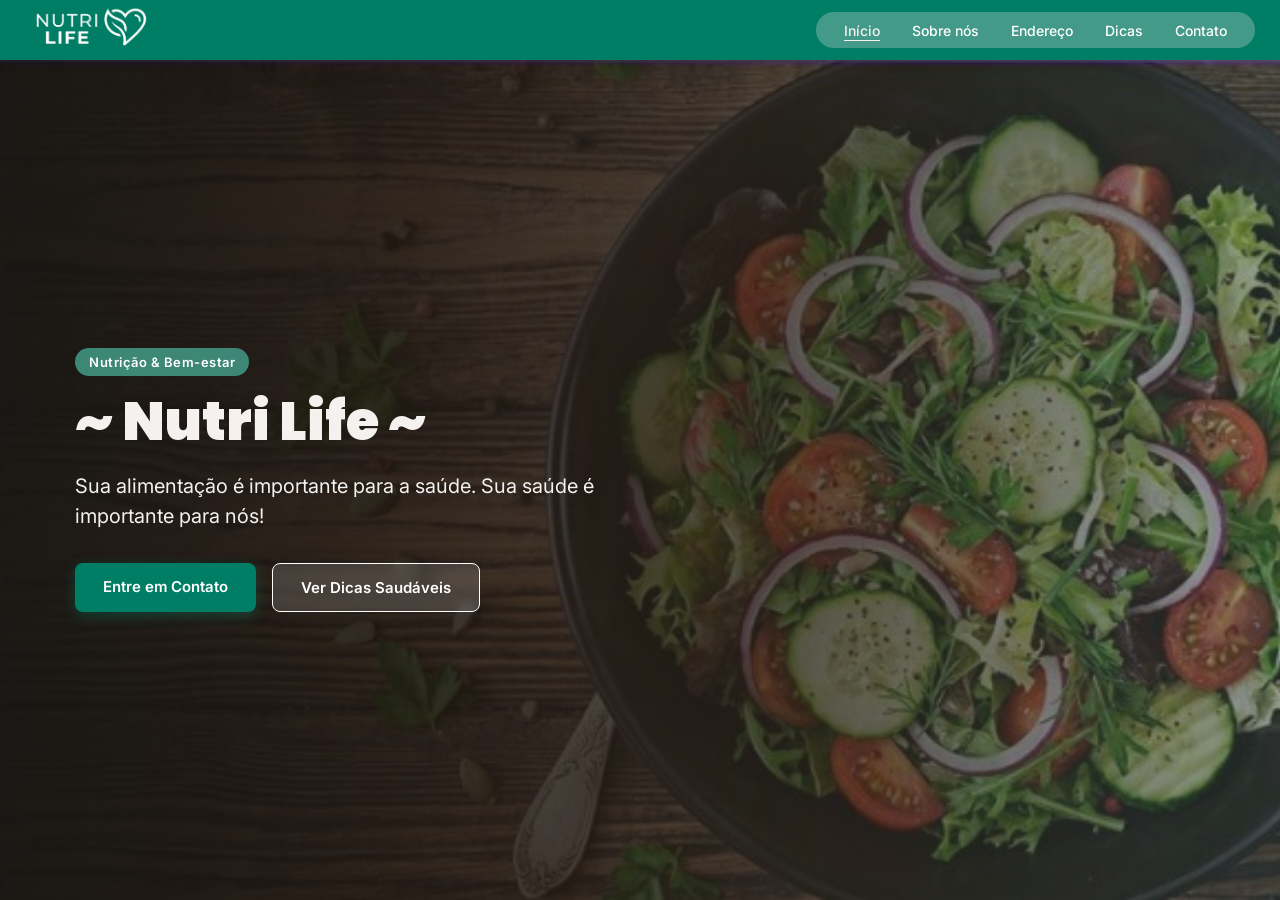
<file: index.html>
<!DOCTYPE html>
<html lang="pt-br">
<head>
	<meta charset="utf-8">
	<meta name="viewport" content="width=device-width, initial-scale=1">
	<title>Nutri Life - Início</title>
	<link rel="stylesheet" type="text/css" href="css/style-inicio.css">
</head>
<body>
	<header>
		<a href="index.html" class="logo-link">
			<img src="assets/Logo.png" alt="Logo Nutri Life">
		</a>
		<nav>
			<a href="index.html" class="ativo">Início</a>
			<a href="sobre.html">Sobre nós</a>
			<a href="loca.html">Endereço</a>
			<a href="dicas.html">Dicas</a>
			<a href="contato.html">Contato</a>
		</nav>
	</header>

	<main class="FundoInicial">
		<div class="cont">
			<span class="badge-bemvindo">Nutrição & Bem-estar</span>
			<h1 class="tituloprincipal">~ Nutri Life ~</h1>
			<h2 class="subtitulo">
				Sua alimentação é importante para a saúde. Sua saúde é importante para nós!
			</h2>
			<div class="acoes-hero">
				<a href="contato.html" class="btn-primario">Entre em Contato</a>
				<a href="dicas.html" class="btn-secundario">Ver Dicas Saudáveis</a>
			</div>
		</div>
	</main>
</body>
</html>
</file>
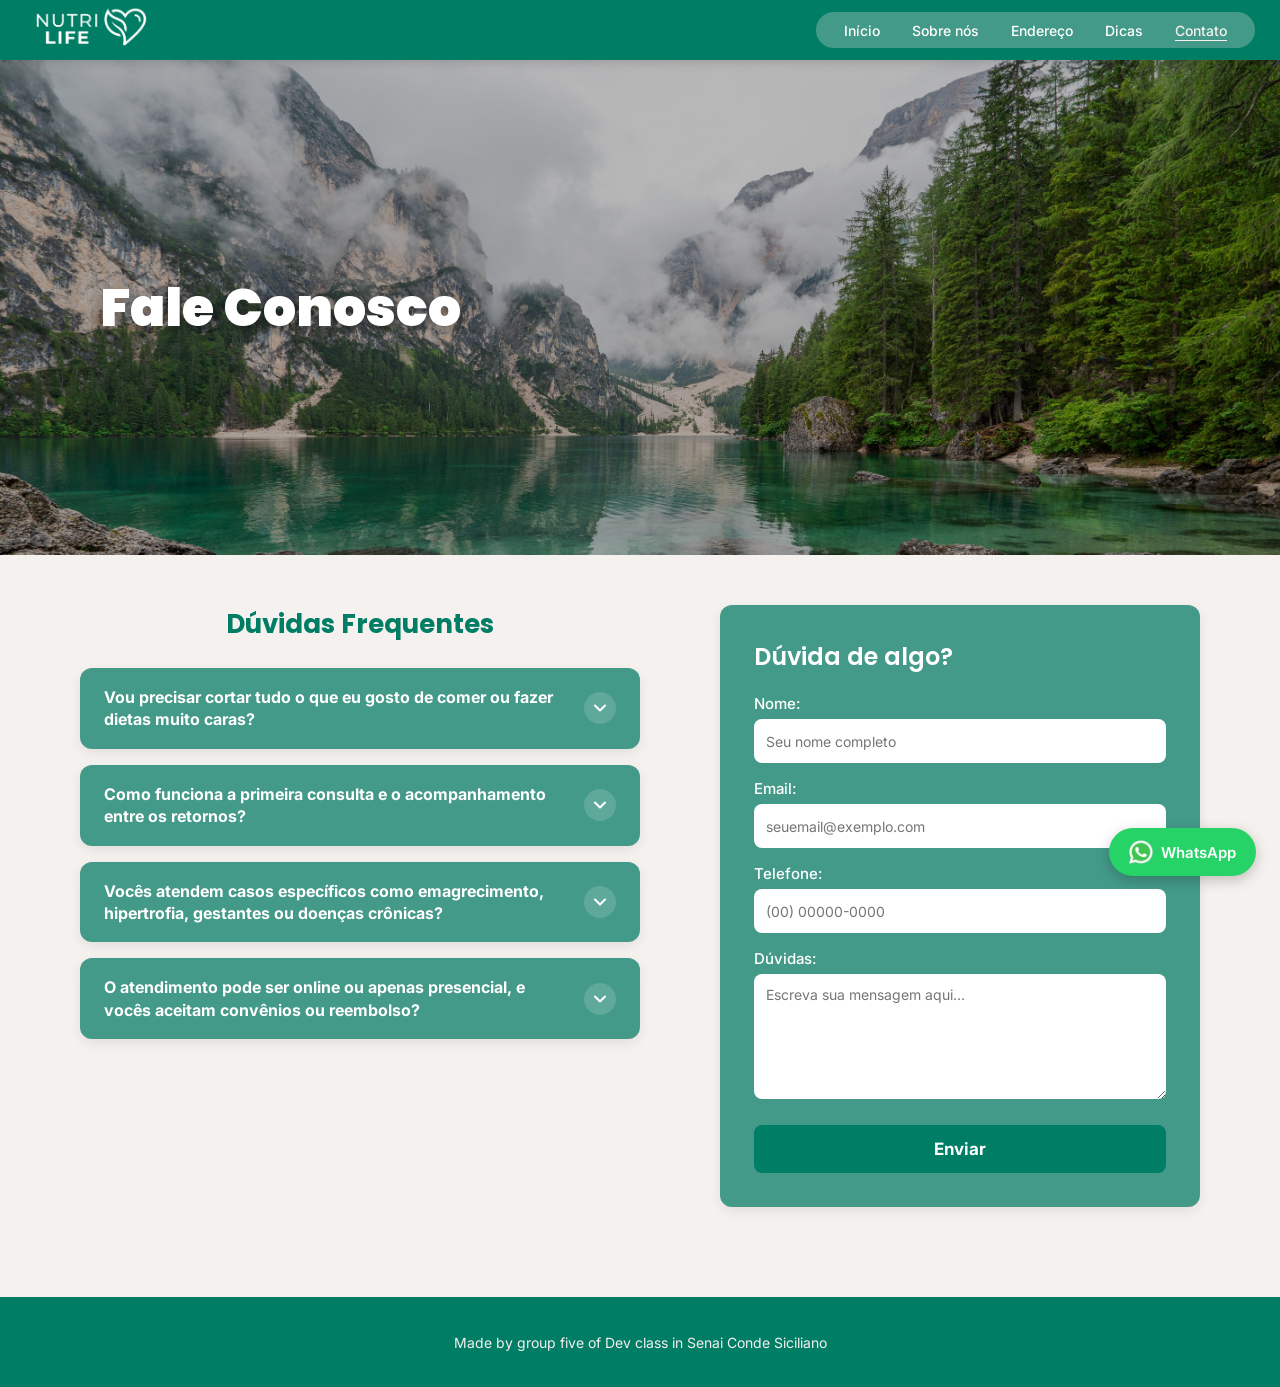
<file: contato.html>
<!DOCTYPE html>
<html lang="pt-br">
<head>
	<meta charset="utf-8">
	<meta name="viewport" content="width=device-width, initial-scale=1">
	<title>Nutri Life - Contato</title>
	<link rel="stylesheet" type="text/css" href="css/style-contato.css">
</head>
<body class="mint">

	<header>
		<a href="index.html" class="logo-link">
			<img src="assets/Logo.png" alt="Logo Nutri Life">
		</a>
		<nav>
			<a href="index.html">Início</a>
			<a href="sobre.html">Sobre nós</a>
			<a href="loca.html">Endereço</a>
			<a href="dicas.html">Dicas</a>
			<a href="contato.html" class="ativo">Contato</a>
		</nav>
	</header>

	<div class="img">
		<h1 class="titulo">Fale Conosco</h1>
	</div>

	<div class="conteudo-contato">
		<div class="quest">

			<h2>Dúvidas Frequentes</h2>

			<details class="faq-item">
			  <summary class="faq-pergunta">
			    <span><strong>Vou precisar cortar tudo o que eu gosto de comer ou fazer dietas muito caras?</strong></span>
			    <span class="icone">
			    	<svg width="20" height="20" viewBox="0 0 24 24" fill="none" stroke="#ffffff" stroke-width="2.5" stroke-linecap="round" stroke-linejoin="round"><polyline points="6 9 12 15 18 9"></polyline></svg>
			    </span>
			  </summary>
			  
			  <p class="faq-resposta">
			  	Não! Montamos um plano 100% adaptado à sua rotina, ao seu orçamento e às suas preferências, sem terrorismo nutricional e mantendo os alimentos que você ama.
			  </p>
			</details>

			<details class="faq-item">
			  <summary class="faq-pergunta">
			    <span><strong>Como funciona a primeira consulta e o acompanhamento entre os retornos?</strong></span>
			    <span class="icone">
			    	<svg width="20" height="20" viewBox="0 0 24 24" fill="none" stroke="#ffffff" stroke-width="2.5" stroke-linecap="round" stroke-linejoin="round"><polyline points="6 9 12 15 18 9"></polyline></svg>
			    </span>
			  </summary>
			  
			  <p class="faq-resposta">
			  	A consulta dura 1 hora, inclui avaliação física (bioimpedância) e você já sai com seu plano alimentar. Entre os retornos, oferecemos suporte via WhatsApp e aplicativo exclusivo.
			  </p>
			</details>

			<details class="faq-item">
			  <summary class="faq-pergunta">
			    <span><strong>Vocês atendem casos específicos como emagrecimento, hipertrofia, gestantes ou doenças crônicas?</strong></span>
			    <span class="icone">
			    	<svg width="20" height="20" viewBox="0 0 24 24" fill="none" stroke="#ffffff" stroke-width="2.5" stroke-linecap="round" stroke-linejoin="round"><polyline points="6 9 12 15 18 9"></polyline></svg>
			    </span>
			  </summary>
			  
			  <p class="faq-resposta">
			  	Sim. Nossa equipe conta com especialistas em emagrecimento, nutrição esportiva, saúde da mulher, gestantes e controle de doenças crônicas ou intolerâncias.
			  </p>
			</details>

			<details class="faq-item">
			  <summary class="faq-pergunta">
			    <span><strong>O atendimento pode ser online ou apenas presencial, e vocês aceitam convênios ou reembolso?</strong></span>
			    <span class="icone">
			    	<svg width="20" height="20" viewBox="0 0 24 24" fill="none" stroke="#ffffff" stroke-width="2.5" stroke-linecap="round" stroke-linejoin="round"><polyline points="6 9 12 15 18 9"></polyline></svg>
			    </span>
			  </summary>
			  
			  <p class="faq-resposta">
			  	Atendemos presencialmente e online. As consultas são particulares, mas emitimos nota fiscal para você solicitar reembolso no seu plano de saúde.
			  </p>
			</details>

		</div>

		<form class="formu">
			<h2>Dúvida de algo?</h2>
			<label for="nome">Nome:</label>
			<input type="text" id="nome" name="nome" placeholder="Seu nome completo">

			<label for="email">Email:</label>
			<input type="email" id="email" name="email" placeholder="seuemail@exemplo.com">

			<label for="telefone">Telefone:</label>
			<input type="tel" id="telefone" name="telefone" placeholder="(00) 00000-0000">

		    <label for="duvidas">Dúvidas:</label>
		    <textarea id="duvidas" class="diva" placeholder="Escreva sua mensagem aqui..."></textarea>	

			<button type="submit" class="btt"><strong>Enviar</strong></button>
		</form>
	</div>

	<a href="https://wa.me"
	  class="btn-whatsapp"
	  target="_blank"
	  rel="noopener noreferrer"
	  aria-label="Falar no WhatsApp">
	  <img src="assets/whatsapp-white.png" alt="Ícone WhatsApp" class="icone-whatsapp" />
	  <span>WhatsApp</span>
	</a>

	<footer class="tm">
		<p>Made by group five of Dev class in Senai Conde Siciliano</p>
	</footer>

</body>
</html>
</file>
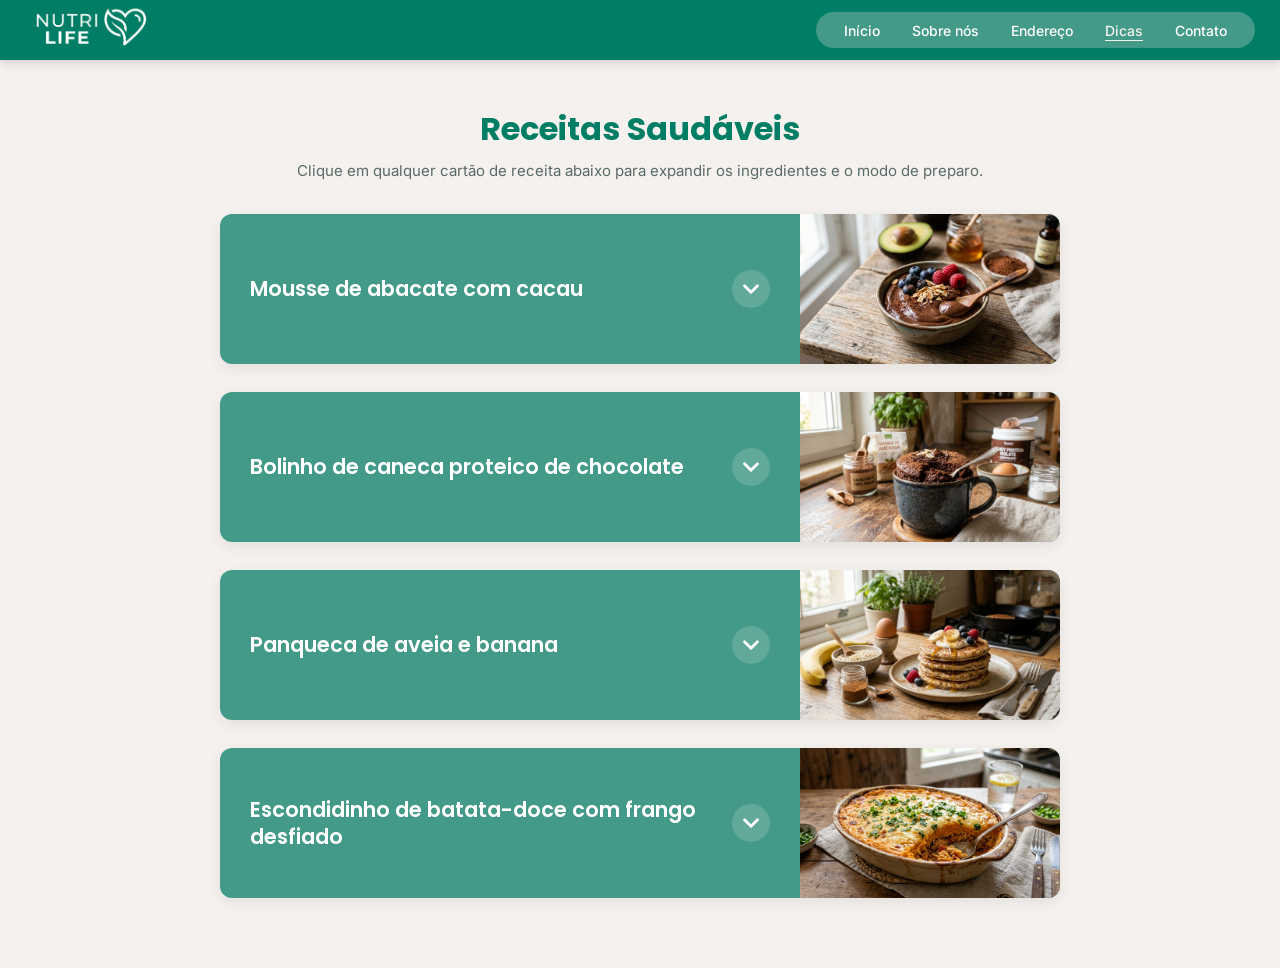
<file: dicas.html>
<!DOCTYPE html>
<html lang="pt-br">
<head>
  <meta charset="utf-8">
  <meta name="viewport" content="width=device-width, initial-scale=1">
  <title>Nutri Life - Dicas e Receitas</title>
  <link rel="stylesheet" type="text/css" href="css/style-dicas.css">
</head>
<body>
  <header>
    <a href="index.html" class="logo-link">
      <img src="assets/Logo.png" alt="Logo Nutri Life">
    </a>
    <nav>
      <a href="index.html">Início</a>
      <a href="sobre.html">Sobre nós</a>
      <a href="loca.html">Endereço</a>
      <a href="dicas.html" class="ativo">Dicas</a>
      <a href="contato.html">Contato</a>
    </nav>
  </header>

  <main class="lista-receitas">
    <div class="cabecalho-dicas">
      <h1>Receitas Saudáveis</h1>
      <p class="dica-instrucao">Clique em qualquer cartão de receita abaixo para expandir os ingredientes e o modo de preparo.</p>
    </div>

    <!-- Card 1: Mousse de abacate com cacau -->
    <article class="receita-item">
      <div class="receita-card" role="button" tabindex="0" aria-expanded="false">
        <div class="receita-info">
          <h2>Mousse de abacate com cacau</h2>
          <span class="seta" aria-hidden="true">
            <svg width="26" height="26" viewBox="0 0 24 24" fill="none" stroke="currentColor" stroke-width="2.6" stroke-linecap="round" stroke-linejoin="round">
              <polyline points="6 9 12 15 18 9"></polyline>
            </svg>
          </span>
        </div>
        <div class="receita-foto">
          <img src="assets/mousse.jpg" alt="Tigela com mousse de abacate com cacau e frutas vermelhas">
        </div>
      </div>
      <div class="receita-detalhes">
        <div class="detalhes-grid">
          <div>
            <h3>Ingredientes</h3>
            <ul>
              <li>1 abacate maduro médio</li>
              <li>3 colheres (sopa) de cacau em pó 100%</li>
              <li>2 colheres (sopa) de mel ou melado</li>
              <li>1 colher (chá) de extrato de baunilha</li>
              <li>Frutas vermelhas e amêndoas laminadas para decorar</li>
            </ul>
          </div>
          <div>
            <h3>Modo de Preparo</h3>
            <ol>
              <li>Bata a polpa do abacate no processador ou liquidificador até formar um creme liso.</li>
              <li>Adicione o cacau em pó, o mel e a baunilha, batendo novamente até ficar homogêneo.</li>
              <li>Leve à geladeira por 30 minutos e sirva com frutas vermelhas por cima.</li>
            </ol>
          </div>
        </div>
      </div>
    </article>

    <!-- Card 2: Bolinho de caneca proteico de chocolate -->
    <article class="receita-item">
      <div class="receita-card" role="button" tabindex="0" aria-expanded="false">
        <div class="receita-info">
          <h2>Bolinho de caneca proteico de chocolate</h2>
          <span class="seta" aria-hidden="true">
            <svg width="26" height="26" viewBox="0 0 24 24" fill="none" stroke="currentColor" stroke-width="2.6" stroke-linecap="round" stroke-linejoin="round">
              <polyline points="6 9 12 15 18 9"></polyline>
            </svg>
          </span>
        </div>
        <div class="receita-foto">
          <img src="assets/bolo.jpg" alt="Bolinho de caneca proteico de chocolate">
        </div>
      </div>
      <div class="receita-detalhes">
        <div class="detalhes-grid">
          <div>
            <h3>Ingredientes</h3>
            <ul>
              <li>1 ovo inteiro</li>
              <li>1 scoop (30g) de whey protein sabor chocolate</li>
              <li>1 colher (sopa) de farinha de aveia ou amêndoas</li>
              <li>1 colher (sopa) de cacau em pó 100%</li>
              <li>1 colher (café) de fermento químico</li>
            </ul>
          </div>
          <div>
            <h3>Modo de Preparo</h3>
            <ol>
              <li>Em uma caneca grande, bata bem o ovo com um garfo.</li>
              <li>Misture o whey, a farinha e o cacau até obter uma massa uniforme (se necessário, adicione 1 colher de água).</li>
              <li>Incorpore o fermento delicadamente e leve ao micro-ondas por 1 minuto a 1 minuto e 20 segundos.</li>
            </ol>
          </div>
        </div>
      </div>
    </article>

    <!-- Card 3: Panqueca de aveia e banana -->
    <article class="receita-item">
      <div class="receita-card" role="button" tabindex="0" aria-expanded="false">
        <div class="receita-info">
          <h2>Panqueca de aveia e banana</h2>
          <span class="seta" aria-hidden="true">
            <svg width="26" height="26" viewBox="0 0 24 24" fill="none" stroke="currentColor" stroke-width="2.6" stroke-linecap="round" stroke-linejoin="round">
              <polyline points="6 9 12 15 18 9"></polyline>
            </svg>
          </span>
        </div>
        <div class="receita-foto">
          <img src="assets/panqueca.jpg" alt="Pilha de panquecas de aveia e banana com mel e frutas">
        </div>
      </div>
      <div class="receita-detalhes">
        <div class="detalhes-grid">
          <div>
            <h3>Ingredientes</h3>
            <ul>
              <li>1 banana nanica bem madura amassada</li>
              <li>1 ovo</li>
              <li>3 colheres (sopa) de aveia em flocos finos</li>
              <li>1 pitada de canela em pó</li>
              <li>Fio de óleo de coco para untar</li>
            </ul>
          </div>
          <div>
            <h3>Modo de Preparo</h3>
            <ol>
              <li>Amasse a banana em um prato fundo e misture com o ovo batido.</li>
              <li>Acrescente a aveia e a canela até formar uma massa cremosa.</li>
              <li>Doure pequenas porções em frigideira antiaderente em fogo baixo por cerca de 2 minutos de cada lado.</li>
            </ol>
          </div>
        </div>
      </div>
    </article>

    <!-- Card 4: Escondidinho de batata-doce com frango desfiado -->
    <article class="receita-item">
      <div class="receita-card" role="button" tabindex="0" aria-expanded="false">
        <div class="receita-info">
          <h2>Escondidinho de batata-doce com frango desfiado</h2>
          <span class="seta" aria-hidden="true">
            <svg width="26" height="26" viewBox="0 0 24 24" fill="none" stroke="currentColor" stroke-width="2.6" stroke-linecap="round" stroke-linejoin="round">
              <polyline points="6 9 12 15 18 9"></polyline>
            </svg>
          </span>
        </div>
        <div class="receita-foto">
          <img src="assets/escondidinho.jpg" alt="Travessa de escondidinho de batata-doce gratinado">
        </div>
      </div>
      <div class="receita-detalhes">
        <div class="detalhes-grid">
          <div>
            <h3>Ingredientes</h3>
            <ul>
              <li>400g de batata-doce cozida e amassada</li>
              <li>300g de peito de frango cozido e desfiado</li>
              <li>2 colheres (sopa) de requeijão light ou creme de ricota</li>
              <li>Alho, cebola, tomate picado e cheiro-verde a gosto</li>
              <li>Queijo muçarela ralado para gratinar</li>
            </ul>
          </div>
          <div>
            <h3>Modo de Preparo</h3>
            <ol>
              <li>Refogue o frango desfiado com alho, cebola, tomate e temperos naturais.</li>
              <li>Misture o purê de batata-doce com o creme de ricota até ficar bem cremoso.</li>
              <li>Em um refratário, coloque o frango na base, cubra com o purê, polvilhe queijo e leve ao forno a 200 °C por 20 minutos.</li>
            </ol>
          </div>
        </div>
      </div>
    </article>
  </main>

  <script>
    document.querySelectorAll('.receita-card').forEach(card => {
      card.addEventListener('click', () => {
        const item = card.closest('.receita-item');
        const aberto = item.classList.toggle('ativo');
        card.setAttribute('aria-expanded', aberto);
      });
    });
  </script>
</body>
</html>
</file>
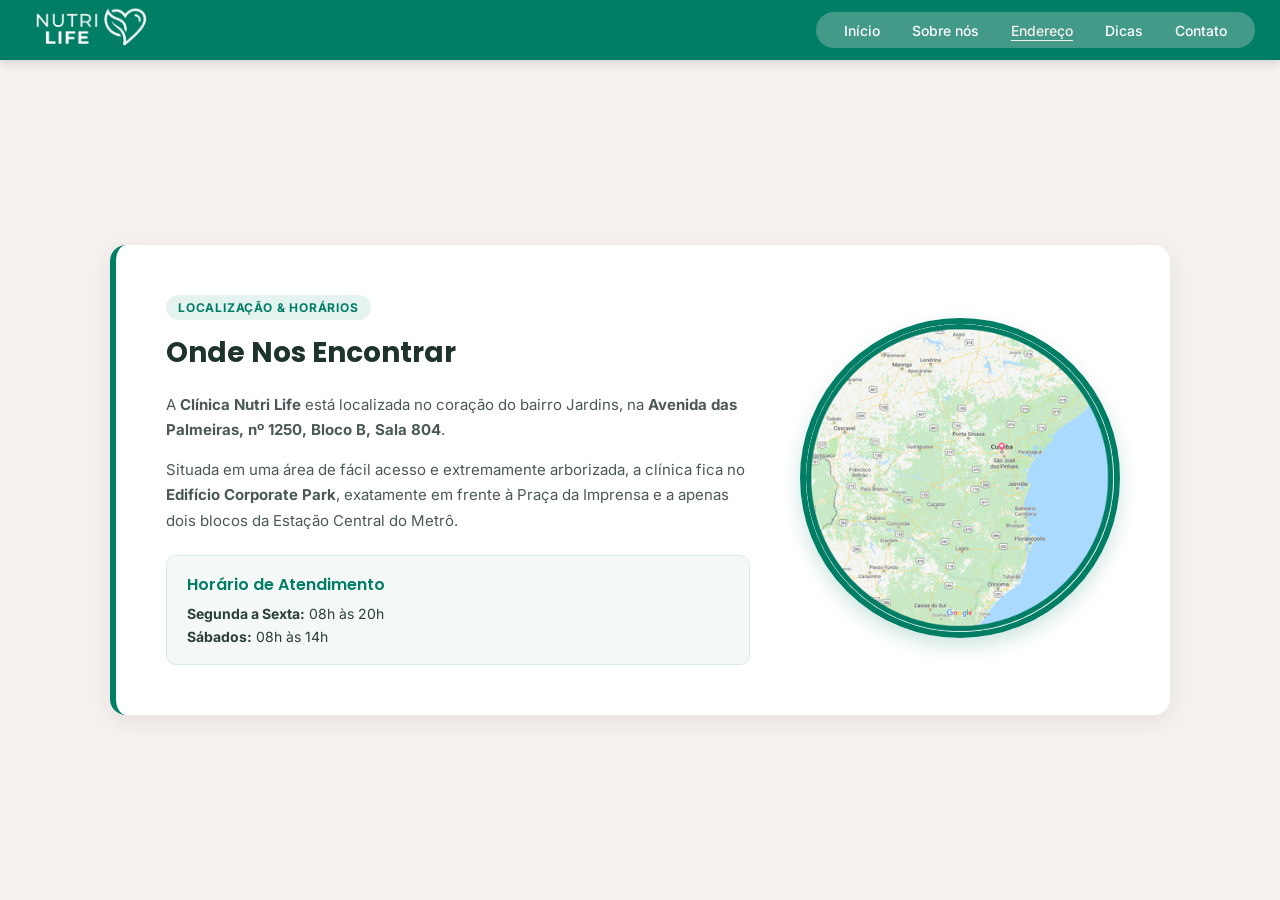
<file: loca.html>
<!DOCTYPE html>
<html lang="pt-br">
<head>
	<meta charset="utf-8">
	<meta name="viewport" content="width=device-width, initial-scale=1">
	<title>Nutri Life - Endereço</title>
	<link rel="stylesheet" type="text/css" href="css/style-loca.css">
</head>
<body>
	<header>
		<a href="index.html" class="logo-link">
			<img src="assets/Logo.png" alt="Logo Nutri Life">
		</a>
		<nav>
			<a href="index.html">Início</a>
			<a href="sobre.html">Sobre nós</a>
			<a href="loca.html" class="ativo">Endereço</a>
			<a href="dicas.html">Dicas</a>
			<a href="contato.html">Contato</a>
		</nav>
	</header>

	<main class="secao-localizacao">
		<div class="card-branco">
			<div class="info-local">
				<span class="tag-local">Localização & Horários</span>
				<h2>Onde Nos Encontrar</h2>
				<p>
					A <strong>Clínica Nutri Life</strong> está localizada no coração do bairro Jardins, na <strong>Avenida das Palmeiras, nº 1250, Bloco B, Sala 804</strong>.
				</p>

				<p>
					Situada em uma área de fácil acesso e extremamente arborizada, a clínica fica no <strong>Edifício Corporate Park</strong>, exatamente em frente à Praça da Imprensa e a apenas dois blocos da Estação Central do Metrô.
				</p>

				<div class="box-horario">
					<h3>Horário de Atendimento</h3>
					<p><strong>Segunda a Sexta:</strong> 08h às 20h</p>
					<p><strong>Sábados:</strong> 08h às 14h</p>
				</div>
			</div>

			<div class="Mapa">
				<img src="assets/mapa.png" alt="Mapa de localização da Clínica Nutri Life">
			</div>
		</div>
	</main>
</body>
</html>
</file>
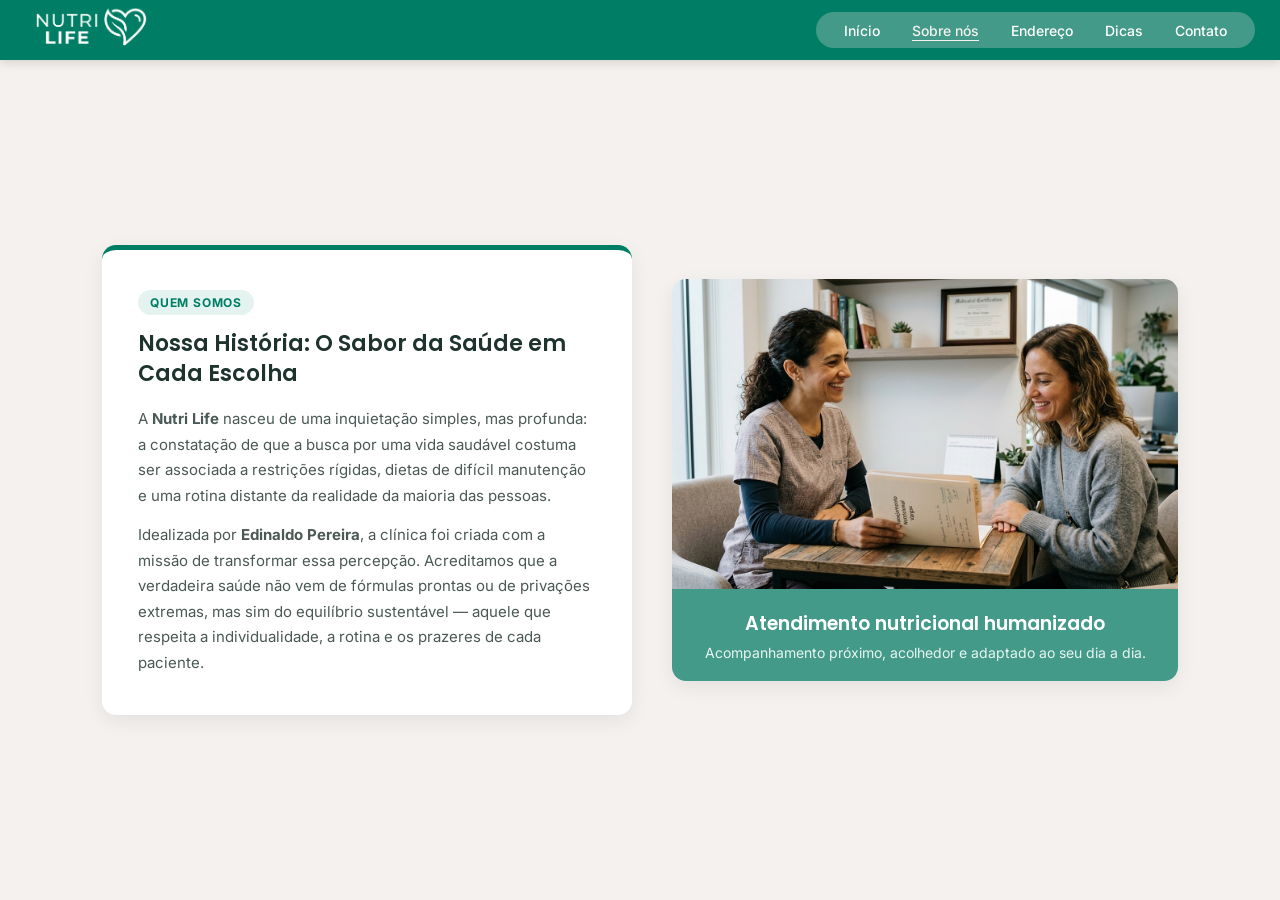
<file: sobre.html>
<!DOCTYPE html>
<html lang="pt-br">
<head>
    <meta charset="utf-8">
    <meta name="viewport" content="width=device-width, initial-scale=1">
    <title>Nutri Life - Sobre Nós</title>
    <link rel="stylesheet" type="text/css" href="css/style-sobre.css">
</head>
<body>
    <header>
        <a href="index.html" class="logo-link">
            <img src="assets/Logo.png" alt="Logo Nutri Life">
        </a>
        <nav>
            <a href="index.html">Início</a>
            <a href="sobre.html" class="ativo">Sobre nós</a>
            <a href="loca.html">Endereço</a>
            <a href="dicas.html">Dicas</a>
            <a href="contato.html">Contato</a>
        </nav>
    </header>

    <main class="principal">
        <section class="containersobrenos">
            <div class="conteudo">
                <span class="tag-secao">Quem Somos</span>
                <h3>Nossa História: O Sabor da Saúde em Cada Escolha</h3>
                <p>
                    A <strong>Nutri Life</strong> nasceu de uma inquietação simples, mas profunda: a
                    constatação de que a busca por uma vida saudável costuma ser
                    associada a restrições rígidas, dietas de difícil manutenção e
                    uma rotina distante da realidade da maioria das pessoas.
                </p>
                <p>
                    Idealizada por <strong>Edinaldo Pereira</strong>, a clínica foi criada com a
                    missão de transformar essa percepção. Acreditamos que a
                    verdadeira saúde não vem de fórmulas prontas ou de privações
                    extremas, mas sim do equilíbrio sustentável — aquele que
                    respeita a individualidade, a rotina e os prazeres de cada
                    paciente.
                </p>
            </div>
        </section>

        <section class="atendimento">
            <div class="foto-wrapper">
                <img src="assets/foto nutricionista e paciente.jpg" alt="Atendimento nutricional humanizado">
            </div>
            <div class="texto">
                <h2>Atendimento nutricional humanizado</h2>
                <p>Acompanhamento próximo, acolhedor e adaptado ao seu dia a dia.</p>
            </div>
        </section>
    </main>
</body>
</html>
</file>
<file: css/style-inicio.css>
@import url('https://fonts.googleapis.com/css2?family=Inter:wght@300;400;500;600;700&family=Poppins:wght@500;600;700;900&display=swap');

* {
    margin: 0;
    padding: 0;
    box-sizing: border-box;
    font-family: 'Inter', sans-serif;
}

body {
    background-color: #F4F1EE;
    padding-top: 60px;
}

header {
    position: fixed;
    top: 0;
    left: 0;
    z-index: 1000;
    display: flex;
    background-color: #007E65;
    height: 60px;
    width: 100%;
    justify-content: space-between;
    align-items: center;
    box-shadow: 0 2px 10px rgba(0, 0, 0, 0.15);
}

.logo-link {
    display: flex;
    align-items: center;
    margin-left: 25px;
}

header img {
    height: 48px;
    width: auto;
    object-fit: contain;
}

header > nav {
    display: flex;
    background-color: #449A89;
    border-radius: 25px;
    height: 36px;
    padding: 0 28px;
    gap: 32px;
    justify-content: center;
    align-items: center;
    margin-right: 25px;
}

header > nav > a {
    color: #ffffff;
    text-decoration: none;
    font-size: 14px;
    font-weight: 500;
    transition: opacity 0.2s ease;
}

header > nav > a:hover,
header > nav > a.ativo {
    color: #F4F1EE;
    text-decoration: underline;
    text-underline-offset: 4px;
}

.FundoInicial {
    background-image: linear-gradient(90deg, rgba(15, 25, 22, 0.78) 0%, rgba(15, 25, 22, 0.45) 55%, rgba(15, 25, 22, 0.15) 100%), url("../assets/inicio.jpeg");
    display: flex;
    width: 100%;
    min-height: calc(100vh - 60px);
    background-repeat: no-repeat;
    background-size: cover;
    background-position: center center;
    align-items: center;
    padding: 40px 75px;
}

.cont {
    display: flex;
    flex-direction: column;
    justify-content: center;
    max-width: 620px;
}

.badge-bemvindo {
    display: inline-block;
    width: fit-content;
    background-color: rgba(68, 154, 137, 0.85);
    color: #ffffff;
    font-size: 13px;
    font-weight: 600;
    letter-spacing: 0.5px;
    padding: 6px 14px;
    border-radius: 20px;
    margin-bottom: 16px;
}

.tituloprincipal {
    font-family: 'Poppins', sans-serif;
    font-size: 54px;
    font-weight: 900;
    color: #F4F1EE;
    line-height: 1.1;
}

.subtitulo {
    font-size: 20px;
    font-weight: 400;
    line-height: 1.5;
    color: #F4F1EE;
    margin-top: 20px;
}

.acoes-hero {
    display: flex;
    gap: 16px;
    margin-top: 32px;
    flex-wrap: wrap;
}

.btn-primario,
.btn-secundario {
    padding: 14px 28px;
    border-radius: 8px;
    font-size: 15px;
    font-weight: 600;
    text-decoration: none;
    transition: transform 0.2s ease, background-color 0.2s ease;
}

.btn-primario {
    background-color: #007E65;
    color: #ffffff;
    box-shadow: 0 4px 14px rgba(0, 126, 101, 0.4);
}

.btn-primario:hover {
    background-color: #006652;
    transform: translateY(-2px);
}

.btn-secundario {
    background-color: rgba(255, 255, 255, 0.15);
    color: #ffffff;
    border: 1.5px solid #ffffff;
    backdrop-filter: blur(4px);
}

.btn-secundario:hover {
    background-color: rgba(255, 255, 255, 0.28);
    transform: translateY(-2px);
}

@media (max-width: 820px) {
    header {
        flex-direction: column;
        height: auto;
        padding: 10px 0;
        gap: 8px;
    }
    body {
        padding-top: 96px;
    }
    header > nav {
        margin-right: 0;
        gap: 16px;
        padding: 0 16px;
    }
    .FundoInicial {
        padding: 40px 24px;
    }
    .tituloprincipal {
        font-size: 38px;
    }
}
</file>
<file: css/style-contato.css>
@import url('https://fonts.googleapis.com/css2?family=Inter:wght@300;400;500;600;700&family=Poppins:wght@500;600;700;900&display=swap');

* {
    margin: 0;
    padding: 0;
    box-sizing: border-box;
    font-family: 'Inter', sans-serif;
}

body {
    background: #F4F1EE;
    padding-top: 60px;
}

header {
    position: fixed;
    top: 0;
    left: 0;
    z-index: 1000;
    display: flex;
    background-color: #007E65;
    height: 60px;
    width: 100%;
    justify-content: space-between;
    align-items: center;
    box-shadow: 0 2px 10px rgba(0, 0, 0, 0.15);
}

.logo-link {
    display: flex;
    align-items: center;
    margin-left: 25px;
}

header img {
    height: 48px;
    width: auto;
    object-fit: contain;
}

header > nav {
    display: flex;
    background-color: #449A89;
    border-radius: 25px;
    height: 36px;
    padding: 0 28px;
    gap: 32px;
    justify-content: center;
    align-items: center;
    margin-right: 25px;
}

header > nav > a {
    color: #ffffff;
    text-decoration: none;
    font-size: 14px;
    font-weight: 500;
    transition: opacity 0.2s ease;
}

header > nav > a:hover,
header > nav > a.ativo {
    color: #F4F1EE;
    text-decoration: underline;
    text-underline-offset: 4px;
}

.img {
    height: 55vh;
    background-image: linear-gradient(rgba(0, 0, 0, 0.28), rgba(0, 0, 0, 0.28)), url("../assets/natureza.jpg");
    background-attachment: fixed;
    background-size: cover;
    background-repeat: no-repeat;
    background-position: center 35%;
    margin-bottom: 50px;
    display: flex;
    justify-content: flex-start;
    align-items: center;
    padding-left: 100px;
}

.img > h1 {
    font-family: 'Poppins', sans-serif;
    color: #ffffff;
    font-size: 52px;
    font-weight: 900;
    text-shadow: 0 4px 14px rgba(0, 0, 0, 0.35);
}

.conteudo-contato {
    display: flex;
    justify-content: space-between;
    align-items: flex-start;
    max-width: 1200px;
    margin: 0 auto;
    padding: 0 40px;
    gap: 50px;
}

.quest {
    flex: 1;
    max-width: 560px;
}

.quest > h2 {
    font-family: 'Poppins', sans-serif;
    font-size: 26px;
    font-weight: 700;
    color: #007E65;
    margin-bottom: 24px;
    text-align: center;
}

.faq-item {
    background-color: #449A89;
    padding: 18px 24px;
    border-radius: 12px;
    margin-bottom: 16px;
    box-shadow: 0 4px 12px rgba(0, 0, 0, 0.08);
    transition: background-color 0.2s ease;
    overflow-anchor: none;
}

.faq-item:hover {
    background-color: #3b897a;
}

.faq-pergunta {
    display: flex;
    justify-content: space-between;
    align-items: center;
    gap: 16px;
    cursor: pointer;
    font-size: 16px;
    line-height: 1.4;
    color: #ffffff;
    list-style: none;
}

.faq-pergunta::-webkit-details-marker {
    display: none;
}

.icone {
    display: flex;
    align-items: center;
    justify-content: center;
    width: 32px;
    height: 32px;
    border-radius: 50%;
    background-color: rgba(255, 255, 255, 0.15);
    flex-shrink: 0;
    transition: transform 0.3s ease;
}

.faq-item[open] .icone {
    transform: rotate(180deg);
}

.faq-resposta {
    margin-top: 14px;
    padding-top: 14px;
    border-top: 1px solid rgba(255, 255, 255, 0.25);
    font-size: 15px;
    line-height: 1.6;
    color: #F4F1EE;
}

.formu {
    width: 100%;
    max-width: 480px;
    background-color: #449A89;
    font-size: 15px;
    color: #ffffff;
    padding: 34px;
    border-radius: 12px;
    box-shadow: 0 4px 12px rgba(0, 0, 0, 0.08);
}

.formu > h2 {
    font-family: 'Poppins', sans-serif;
    font-size: 24px;
    font-weight: 600;
    margin-bottom: 20px;
}

.formu > label {
    display: block;
    font-weight: 500;
    margin-bottom: 6px;
}

.formu > input,
.diva {
    width: 100%;
    border-radius: 8px;
    border: none;
    outline: none;
    padding: 12px;
    font-size: 14px;
    margin-bottom: 16px;
    background-color: #ffffff;
    color: #2c3e3a;
}

.formu > input {
    height: 44px;
}

.diva {
    height: 125px;
    margin-bottom: 22px;
    resize: vertical;
}

.btt {
    width: 100%;
    height: 48px;
    background: #007E65;
    border-radius: 8px;
    font-size: 17px;
    border: none;
    outline: none;
    color: white;
    cursor: pointer;
    transition: background-color 0.2s ease, transform 0.2s ease;
}

.btt:hover {
    background: #006652;
    transform: translateY(-1px);
}

.btn-whatsapp {
    position: fixed;
    bottom: 24px;
    right: 24px;
    z-index: 9999;
    display: inline-flex;
    align-items: center;
    justify-content: center;
    gap: 8px;
    padding: 12px 20px;
    background-color: #25d366;
    color: #ffffff;
    font-size: 15px;
    font-weight: 600;
    text-decoration: none;
    border-radius: 50px;
    box-shadow: 0 4px 14px rgba(0, 0, 0, 0.22);
    transition: background-color 0.2s ease, transform 0.2s ease;
}

.icone-whatsapp {
    width: 24px;
    height: 24px;
    object-fit: contain;
}

.btn-whatsapp:hover {
    background-color: #1ebe5d;
    transform: translateY(-2px);
}

.tm {
    width: 100%;
    background-color: #007E65;
    height: 90px;
    margin-top: 90px;
    padding: 20px;
    color: #F4F1EE;
    font-size: 14px;
    align-items: center;
    justify-content: center;
    display: flex;
    text-align: center;
}

@media (max-width: 900px) {
    .img {
        padding-left: 32px;
    }
    .img > h1 {
        font-size: 38px;
    }
    .conteudo-contato {
        flex-direction: column;
        align-items: center;
        padding: 0 20px;
    }
    .quest,
    .formu {
        max-width: 100%;
    }
}
</file>
<file: css/style-dicas.css>
@import url('https://fonts.googleapis.com/css2?family=Inter:wght@300;400;500;600;700&family=Poppins:wght@500;600;700;900&display=swap');

* {
    margin: 0;
    padding: 0;
    box-sizing: border-box;
    font-family: 'Inter', sans-serif;
}

body {
    background-color: #F4F1EE;
    padding-top: 60px;
}

header {
    position: fixed;
    top: 0;
    left: 0;
    z-index: 1000;
    display: flex;
    background-color: #007E65;
    height: 60px;
    width: 100%;
    justify-content: space-between;
    align-items: center;
    box-shadow: 0 2px 10px rgba(0, 0, 0, 0.15);
}

.logo-link {
    display: flex;
    align-items: center;
    margin-left: 25px;
}

header img {
    height: 48px;
    width: auto;
    object-fit: contain;
}

header > nav {
    display: flex;
    background-color: #449A89;
    border-radius: 25px;
    height: 36px;
    padding: 0 28px;
    gap: 32px;
    justify-content: center;
    align-items: center;
    margin-right: 25px;
}

header > nav > a {
    color: #ffffff;
    text-decoration: none;
    font-size: 14px;
    font-weight: 500;
    transition: opacity 0.2s ease;
}

header > nav > a:hover,
header > nav > a.ativo {
    color: #F4F1EE;
    text-decoration: underline;
    text-underline-offset: 4px;
}

.lista-receitas {
    max-width: 880px;
    margin: 45px auto 70px auto;
    padding: 0 20px;
    display: flex;
    flex-direction: column;
    gap: 28px;
}

.cabecalho-dicas {
    text-align: center;
    margin-bottom: 6px;
}

.cabecalho-dicas h1 {
    font-family: 'Poppins', sans-serif;
    font-size: 32px;
    font-weight: 700;
    color: #007E65;
    margin-bottom: 8px;
}

.dica-instrucao {
    color: #5a6b67;
    font-size: 15px;
}

.receita-item {
    background-color: #ffffff;
    border-radius: 12px;
    overflow: hidden;
    box-shadow: 0 4px 14px rgba(0, 0, 0, 0.08);
    transition: transform 0.2s ease, box-shadow 0.2s ease;
}

.receita-item:hover {
    transform: translateY(-2px);
    box-shadow: 0 8px 20px rgba(0, 0, 0, 0.12);
}

.receita-card {
    display: flex;
    align-items: stretch;
    min-height: 150px;
    background-color: #449A89;
    cursor: pointer;
    user-select: none;
    transition: background-color 0.2s ease;
}

.receita-card:hover {
    background-color: #3b897a;
}

.receita-info {
    flex: 1;
    display: flex;
    justify-content: space-between;
    align-items: center;
    padding: 24px 30px;
    color: #ffffff;
    gap: 16px;
}

.receita-info h2 {
    margin: 0;
    font-family: 'Poppins', sans-serif;
    font-size: 21px;
    font-weight: 600;
    line-height: 1.3;
}

.seta {
    display: inline-flex;
    align-items: center;
    justify-content: center;
    width: 38px;
    height: 38px;
    border-radius: 50%;
    background-color: rgba(255, 255, 255, 0.15);
    transition: transform 0.3s ease, background-color 0.2s ease;
    flex-shrink: 0;
}

.receita-item.ativo .seta {
    transform: rotate(180deg);
    background-color: rgba(255, 255, 255, 0.28);
}

.receita-foto {
    width: 260px;
    flex-shrink: 0;
    background-color: #007E65;
    overflow: hidden;
}

.receita-foto img {
    width: 100%;
    height: 100%;
    object-fit: cover;
    display: block;
    transition: transform 0.35s ease;
}
.receita-detalhes {
    display: none;
    padding: 28px 32px;
    background-color: #ffffff;
    border-top: 2px solid #e1ede9;
    color: #2c3e3a;
}

.receita-item.ativo .receita-detalhes {
    display: block;
}

.detalhes-grid {
    display: grid;
    grid-template-columns: 1fr 1.3fr;
    gap: 32px;
}

.receita-detalhes h3 {
    font-family: 'Poppins', sans-serif;
    color: #007E65;
    font-size: 17px;
    font-weight: 600;
    margin-bottom: 12px;
}

.receita-detalhes ul,
.receita-detalhes ol {
    padding-left: 20px;
    line-height: 1.65;
    font-size: 15px;
}

.receita-detalhes li {
    margin-bottom: 6px;
}

@media (max-width: 650px) {
    .receita-card {
        flex-direction: column-reverse;
    }
    .receita-foto {
        width: 100%;
        height: 200px;
    }
    .detalhes-grid {
        grid-template-columns: 1fr;
        gap: 20px;
    }
}
</file>
<file: css/style-loca.css>
@import url('https://fonts.googleapis.com/css2?family=Inter:wght@300;400;500;600;700&family=Poppins:wght@500;600;700;900&display=swap');

* {
    margin: 0;
    padding: 0;
    box-sizing: border-box;
    font-family: 'Inter', sans-serif;
}

body {
    background: #F4F1EE;
    padding-top: 60px;
}

header {
    position: fixed;
    top: 0;
    left: 0;
    z-index: 1000;
    display: flex;
    background-color: #007E65;
    height: 60px;
    width: 100%;
    justify-content: space-between;
    align-items: center;
    box-shadow: 0 2px 10px rgba(0, 0, 0, 0.15);
}

.logo-link {
    display: flex;
    align-items: center;
    margin-left: 25px;
}

header img {
    height: 48px;
    width: auto;
    object-fit: contain;
}

header > nav {
    display: flex;
    background-color: #449A89;
    border-radius: 25px;
    height: 36px;
    padding: 0 28px;
    gap: 32px;
    justify-content: center;
    align-items: center;
    margin-right: 25px;
}

header > nav > a {
    color: #ffffff;
    text-decoration: none;
    font-size: 14px;
    font-weight: 500;
}

header > nav > a:hover,
header > nav > a.ativo {
    color: #F4F1EE;
    text-decoration: underline;
    text-underline-offset: 4px;
}

.secao-localizacao {
    min-height: calc(100vh - 60px);
    display: flex;
    align-items: center;
    justify-content: center;
    padding: 40px 24px;
}

.card-branco {
    background-color: #ffffff;
    max-width: 1060px;
    width: 100%;
    padding: 50px;
    border-radius: 16px;
    display: flex;
    align-items: center;
    justify-content: space-between;
    gap: 50px;
    box-shadow: 0 6px 22px rgba(0, 0, 0, 0.07);
    border-left: 6px solid #007E65;
}

.info-local {
    flex: 1;
}

.tag-local {
    display: inline-block;
    background-color: #e4f3ef;
    color: #007E65;
    font-size: 12px;
    font-weight: 700;
    text-transform: uppercase;
    letter-spacing: 0.8px;
    padding: 5px 12px;
    border-radius: 20px;
    margin-bottom: 12px;
}

.info-local h2 {
    font-family: 'Poppins', sans-serif;
    font-size: 28px;
    font-weight: 700;
    color: #1f332e;
    margin-bottom: 18px;
}

.info-local > p {
    font-size: 15px;
    line-height: 1.7;
    color: #4a5955;
    margin-bottom: 14px;
}

.box-horario {
    margin-top: 22px;
    background-color: #f4f9f7;
    border: 1px solid #d5ebe4;
    border-radius: 10px;
    padding: 16px 20px;
}

.box-horario h3 {
    font-family: 'Poppins', sans-serif;
    font-size: 16px;
    font-weight: 600;
    color: #007E65;
    margin-bottom: 6px;
}

.box-horario p {
    font-size: 14px;
    color: #2c3e3a;
    line-height: 1.6;
}

.Mapa {
    flex-shrink: 0;
}

.Mapa img {
    width: 320px;
    height: 320px;
    border-radius: 50%;
    border: 6px solid #007E65;
    object-fit: cover;
    box-shadow: 0 8px 20px rgba(0, 126, 101, 0.2);
}

@media (max-width: 850px) {
    .card-branco {
        flex-direction: column;
        padding: 32px 24px;
        text-align: center;
    }
    .Mapa img {
        width: 260px;
        height: 260px;
    }
}
</file>
<file: css/style-sobre.css>
@import url('https://fonts.googleapis.com/css2?family=Inter:wght@300;400;500;600;700&family=Poppins:wght@500;600;700;900&display=swap');

* {
    margin: 0;
    padding: 0;
    box-sizing: border-box;
    font-family: 'Inter', sans-serif;
}

body {
    background-color: #F4F1EE;
    padding-top: 60px;
}

header {
    position: fixed;
    top: 0;
    left: 0;
    z-index: 1000;
    display: flex;
    background-color: #007E65;
    height: 60px;
    width: 100%;
    justify-content: space-between;
    align-items: center;
    box-shadow: 0 2px 10px rgba(0, 0, 0, 0.15);
}

.logo-link {
    display: flex;
    align-items: center;
    margin-left: 25px;
}

header img {
    height: 48px;
    width: auto;
    object-fit: contain;
}

header > nav {
    display: flex;
    background-color: #449A89;
    border-radius: 25px;
    height: 36px;
    padding: 0 28px;
    gap: 32px;
    justify-content: center;
    align-items: center;
    margin-right: 25px;
}

header > nav > a {
    color: #ffffff;
    text-decoration: none;
    font-size: 14px;
    font-weight: 500;
}

header > nav > a:hover,
header > nav > a.ativo {
    color: #F4F1EE;
    text-decoration: underline;
    text-underline-offset: 4px;
}

.principal {
    display: flex;
    justify-content: center;
    align-items: center;
    max-width: 1140px;
    min-height: calc(100vh - 60px);
    margin: 0 auto;
    gap: 40px;
    padding: 60px 32px;
}

.containersobrenos,
.atendimento {
    background-color: #FFFFFF;
    width: 100%;
    max-width: 530px;
    border-radius: 14px;
    box-shadow: 0 6px 20px rgba(0, 0, 0, 0.07);
    overflow: hidden;
    display: flex;
    flex-direction: column;
}

.containersobrenos {
    padding: 40px 36px;
    border-top: 5px solid #007E65;
    justify-content: center;
}

.tag-secao {
    display: inline-block;
    background-color: #e4f3ef;
    color: #007E65;
    font-size: 12px;
    font-weight: 700;
    text-transform: uppercase;
    letter-spacing: 0.8px;
    padding: 5px 12px;
    border-radius: 20px;
    margin-bottom: 14px;
}

.containersobrenos h3 {
    font-family: 'Poppins', sans-serif;
    font-size: 22px;
    font-weight: 600;
    color: #1f332e;
    line-height: 1.35;
    margin-bottom: 18px;
}

.containersobrenos p {
    font-size: 15px;
    line-height: 1.7;
    color: #4a5955;
    margin-bottom: 14px;
}

.containersobrenos p:last-child {
    margin-bottom: 0;
}

.foto-wrapper {
    width: 100%;
    height: 310px;
    overflow: hidden;
}

.foto-wrapper img {
    width: 100%;
    height: 100%;
    object-fit: cover;
    display: block;
}

.atendimento .texto {
    padding: 20px 28px;
    text-align: center;
    background-color: #449A89;
    color: #ffffff;
}

.atendimento .texto h2 {
    font-family: 'Poppins', sans-serif;
    font-size: 19px;
    font-weight: 600;
    margin-bottom: 6px;
}

.atendimento .texto p {
    font-size: 14px;
    color: #e8f5f2;
}

@media (max-width: 900px) {
    .principal {
        flex-direction: column;
        align-items: center;
        padding: 40px 20px;
    }
}
</file>
